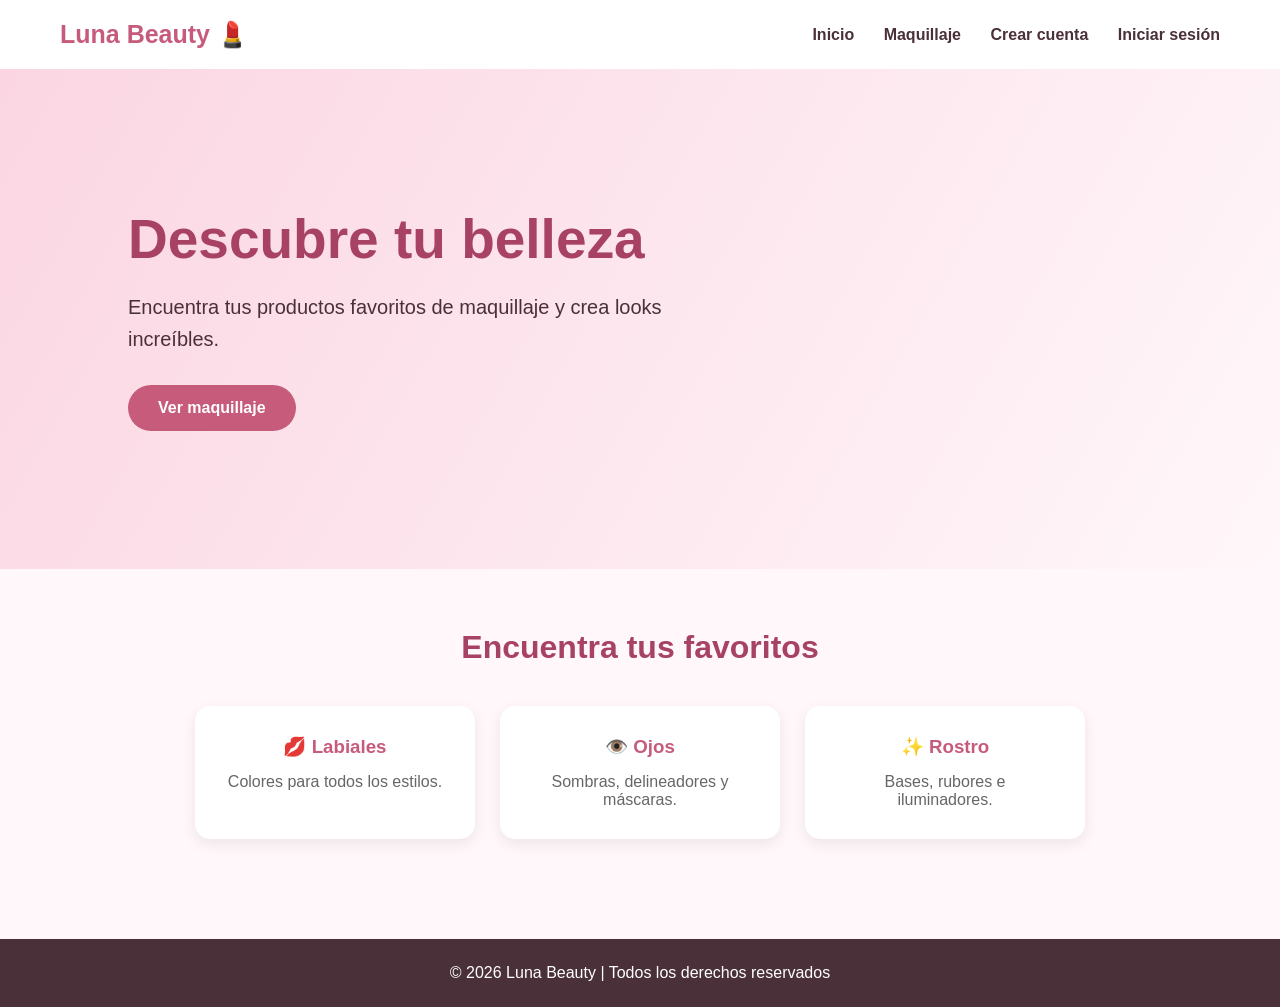
<file: frontend/index.html>
<!DOCTYPE html>
<html lang="es">
<head>
    <meta charset="UTF-8">
    <meta name="viewport" content="width=device-width, initial-scale=1.0">
    <title>Luna Beauty</title>
    <link rel="stylesheet" href="estilos.css">
</head>

<body>

    <header>
        <div class="logo">Luna Beauty 💄</div>

        <nav>
            <a href="index.html">Inicio</a>
            <a href="productos.html">Maquillaje</a>
            <a href="registro.html">Crear cuenta</a>
            <a href="login.html">Iniciar sesión</a>
        </nav>
    </header>

    <section class="hero">
        <div class="hero-text">
            <h1>Descubre tu belleza</h1>

            <p>
                Encuentra tus productos favoritos de maquillaje
                y crea looks increíbles.
            </p>

            <a href="productos.html" class="boton">
                Ver maquillaje
            </a>
        </div>
    </section>

    <section class="categorias">

        <h2>Encuentra tus favoritos</h2>

        <div class="contenedor-categorias">

            <div class="categoria">
                <h3>💋 Labiales</h3>
                <p>Colores para todos los estilos.</p>
            </div>

            <div class="categoria">
                <h3>👁️ Ojos</h3>
                <p>Sombras, delineadores y máscaras.</p>
            </div>

            <div class="categoria">
                <h3>✨ Rostro</h3>
                <p>Bases, rubores e iluminadores.</p>
            </div>

        </div>

    </section>

    <footer>
        <p>© 2026 Luna Beauty | Todos los derechos reservados</p>
    </footer>

</body>
</html>
</file>
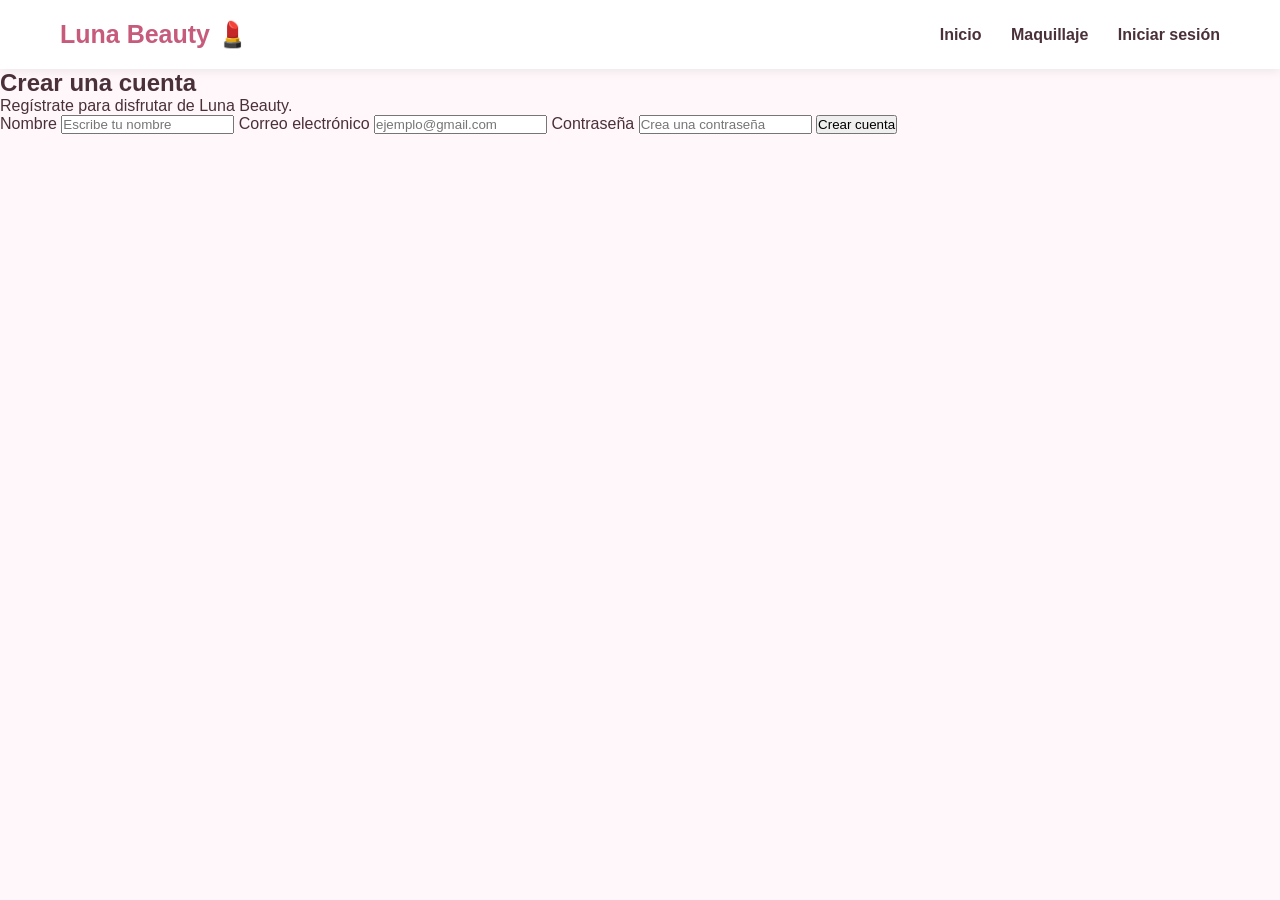
<file: frontend/registrousuario.html>
<!DOCTYPE html>
<html lang="es">

<head>
    <meta charset="UTF-8">
    <meta name="viewport" content="width=device-width, initial-scale=1.0">

    <title>Crear cuenta | Luna Beauty</title>

    <link rel="stylesheet" href="estilos.css">
</head>

<body>

<header>

    <div class="logo">
        Luna Beauty 💄
    </div>

    <nav>
        <a href="index.html">Inicio</a>
        <a href="productos.html">Maquillaje</a>
        <a href="login.html">Iniciar sesión</a>
    </nav>

</header>

<section class="registro">

    <h1>Crear una cuenta</h1>

    <p>Regístrate para disfrutar de Luna Beauty.</p>

    <form action="../backend/registrar.php" method="POST">

        <label>Nombre</label>

        <input 
            type="text"
            name="nombre"
            placeholder="Escribe tu nombre"
            required
        >

        <label>Correo electrónico</label>

        <input 
            type="email"
            name="correo"
            placeholder="ejemplo@gmail.com"
            required
        >

        <label>Contraseña</label>

        <input 
            type="password"
            name="password"
            placeholder="Crea una contraseña"
            required
        >

        <button type="submit">
            Crear cuenta
        </button>

    </form>

</section>

</body>
</html>
</file>
<file: frontend/estilos.css>
* {
    margin: 0;
    padding: 0;
    box-sizing: border-box;
}

body {
    font-family: Arial, sans-serif;
    background-color: #fff7fa;
    color: #4a3038;
}

/* NAVBAR */

header {
    background-color: white;
    padding: 20px 60px;
    display: flex;
    justify-content: space-between;
    align-items: center;
    box-shadow: 0 2px 10px rgba(0,0,0,0.08);
}

.logo {
    font-size: 25px;
    font-weight: bold;
    color: #c75b7c;
}

nav a {
    text-decoration: none;
    color: #4a3038;
    margin-left: 25px;
    font-weight: bold;
}

nav a:hover {
    color: #c75b7c;
}

/* HERO */

.hero {
    min-height: 500px;
    display: flex;
    align-items: center;
    padding: 60px 10%;
    background: linear-gradient(
        120deg,
        #fbd6e2,
        #fff7fa
    );
}

.hero-text {
    max-width: 550px;
}

.hero h1 {
    font-size: 55px;
    color: #a84264;
    margin-bottom: 20px;
}

.hero p {
    font-size: 20px;
    line-height: 1.6;
    margin-bottom: 30px;
}

.boton {
    display: inline-block;
    background-color: #c75b7c;
    color: white;
    padding: 14px 30px;
    border-radius: 25px;
    text-decoration: none;
    font-weight: bold;
}

.boton:hover {
    background-color: #a84264;
}

/* CATEGORIAS */

.categorias {
    padding: 60px 10%;
    text-align: center;
}

.categorias h2 {
    font-size: 32px;
    margin-bottom: 40px;
    color: #a84264;
}

.contenedor-categorias {
    display: flex;
    justify-content: center;
    gap: 25px;
}

.categoria {
    background-color: white;
    padding: 30px;
    width: 280px;
    border-radius: 15px;
    box-shadow: 0 5px 15px rgba(0,0,0,0.08);
}

.categoria h3 {
    color: #c75b7c;
    margin-bottom: 15px;
}

.categoria p {
    color: #666;
}

/* FOOTER */

footer {
    background-color: #4a3038;
    color: white;
    text-align: center;
    padding: 25px;
    margin-top: 40px;
}
</file>
